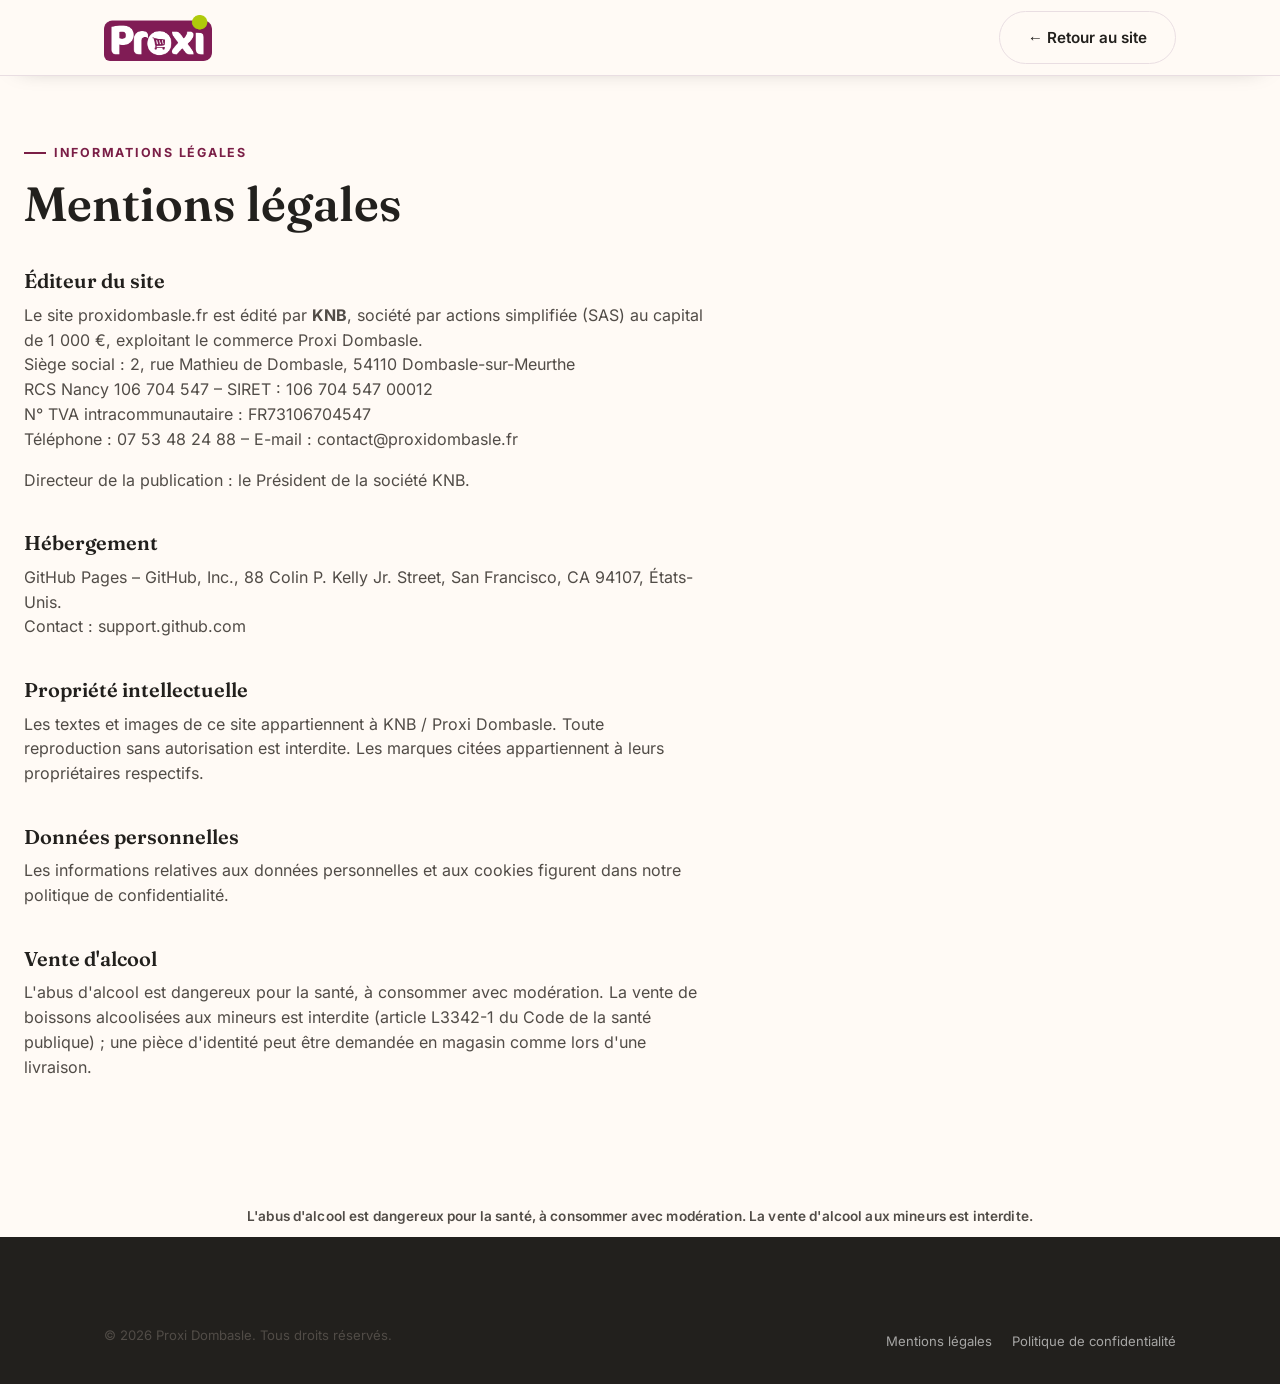
<file: proxi-dombasle/legal/mentions-legales.html>
<!DOCTYPE html>
<html lang="fr">
<head>
<meta charset="UTF-8">
<meta name="viewport" content="width=device-width, initial-scale=1.0">
<title>Mentions légales – Proxi Dombasle</title>
<meta name="description" content="Mentions légales du site Proxi Dombasle, épicerie à Dombasle-sur-Meurthe.">
<meta name="robots" content="noindex, follow">
<meta name="theme-color" content="#fffaf5">
<link rel="icon" href="../favicon.svg" type="image/svg+xml">
<link rel="stylesheet" href="../css/style.css">
<link rel="stylesheet" href="legal.css">
</head>
<body>
<header class="site-header is-scrolled">
  <div class="container">
    <a href="../index.html" class="brand">
      <img src="../images/logo-proxi.png" alt="Proxi Dombasle" class="brand-logo">
    </a>
    <a href="../index.html" class="btn btn-ghost">← Retour au site</a>
  </div>
</header>

<main class="legal-page">
  <div class="container">
    <p class="eyebrow">Informations légales</p>
    <h1>Mentions légales</h1>

    <h2>Éditeur du site</h2>
    <p>
      Le site proxidombasle.fr est édité par <strong>KNB</strong>, société par actions simplifiée (SAS) au capital de 1 000 €, exploitant le commerce Proxi Dombasle.<br>
      Siège social : 2, rue Mathieu de Dombasle, 54110 Dombasle-sur-Meurthe<br>
      RCS Nancy 106 704 547 – SIRET : 106 704 547 00012<br>
      N° TVA intracommunautaire : FR73106704547<br>
      Téléphone : <a href="tel:+33753482488">07 53 48 24 88</a> – E-mail : <a href="mailto:contact@proxidombasle.fr">contact@proxidombasle.fr</a>
    </p>
    <p>Directeur de la publication : le Président de la société KNB.</p>

    <h2>Hébergement</h2>
    <p>
      GitHub Pages – GitHub, Inc., 88 Colin P. Kelly Jr. Street, San Francisco, CA 94107, États-Unis.<br>
      Contact : <a href="https://support.github.com" target="_blank" rel="noopener">support.github.com</a>
    </p>

    <h2>Propriété intellectuelle</h2>
    <p>Les textes et images de ce site appartiennent à KNB / Proxi Dombasle. Toute reproduction sans autorisation est interdite. Les marques citées appartiennent à leurs propriétaires respectifs.</p>

    <h2>Données personnelles</h2>
    <p>Les informations relatives aux données personnelles et aux cookies figurent dans notre <a href="politique-confidentialite.html">politique de confidentialité</a>.</p>

    <h2>Vente d'alcool</h2>
    <p>L'abus d'alcool est dangereux pour la santé, à consommer avec modération. La vente de boissons alcoolisées aux mineurs est interdite (article L3342-1 du Code de la santé publique) ; une pièce d'identité peut être demandée en magasin comme lors d'une livraison.</p>
  </div>
</main>

<p class="health-notice">L'abus d'alcool est dangereux pour la santé, à consommer avec modération. La vente d'alcool aux mineurs est interdite.</p>
<footer class="site-footer">
  <div class="container footer-bottom">
    <p>© <span id="year"></span> Proxi Dombasle. Tous droits réservés.</p>
    <ul class="footer-legal">
      <li><a href="mentions-legales.html">Mentions légales</a></li>
      <li><a href="politique-confidentialite.html">Politique de confidentialité</a></li>
    </ul>
  </div>
</footer>
<script>document.getElementById("year").textContent = new Date().getFullYear();</script>
</body>
</html>
</file>
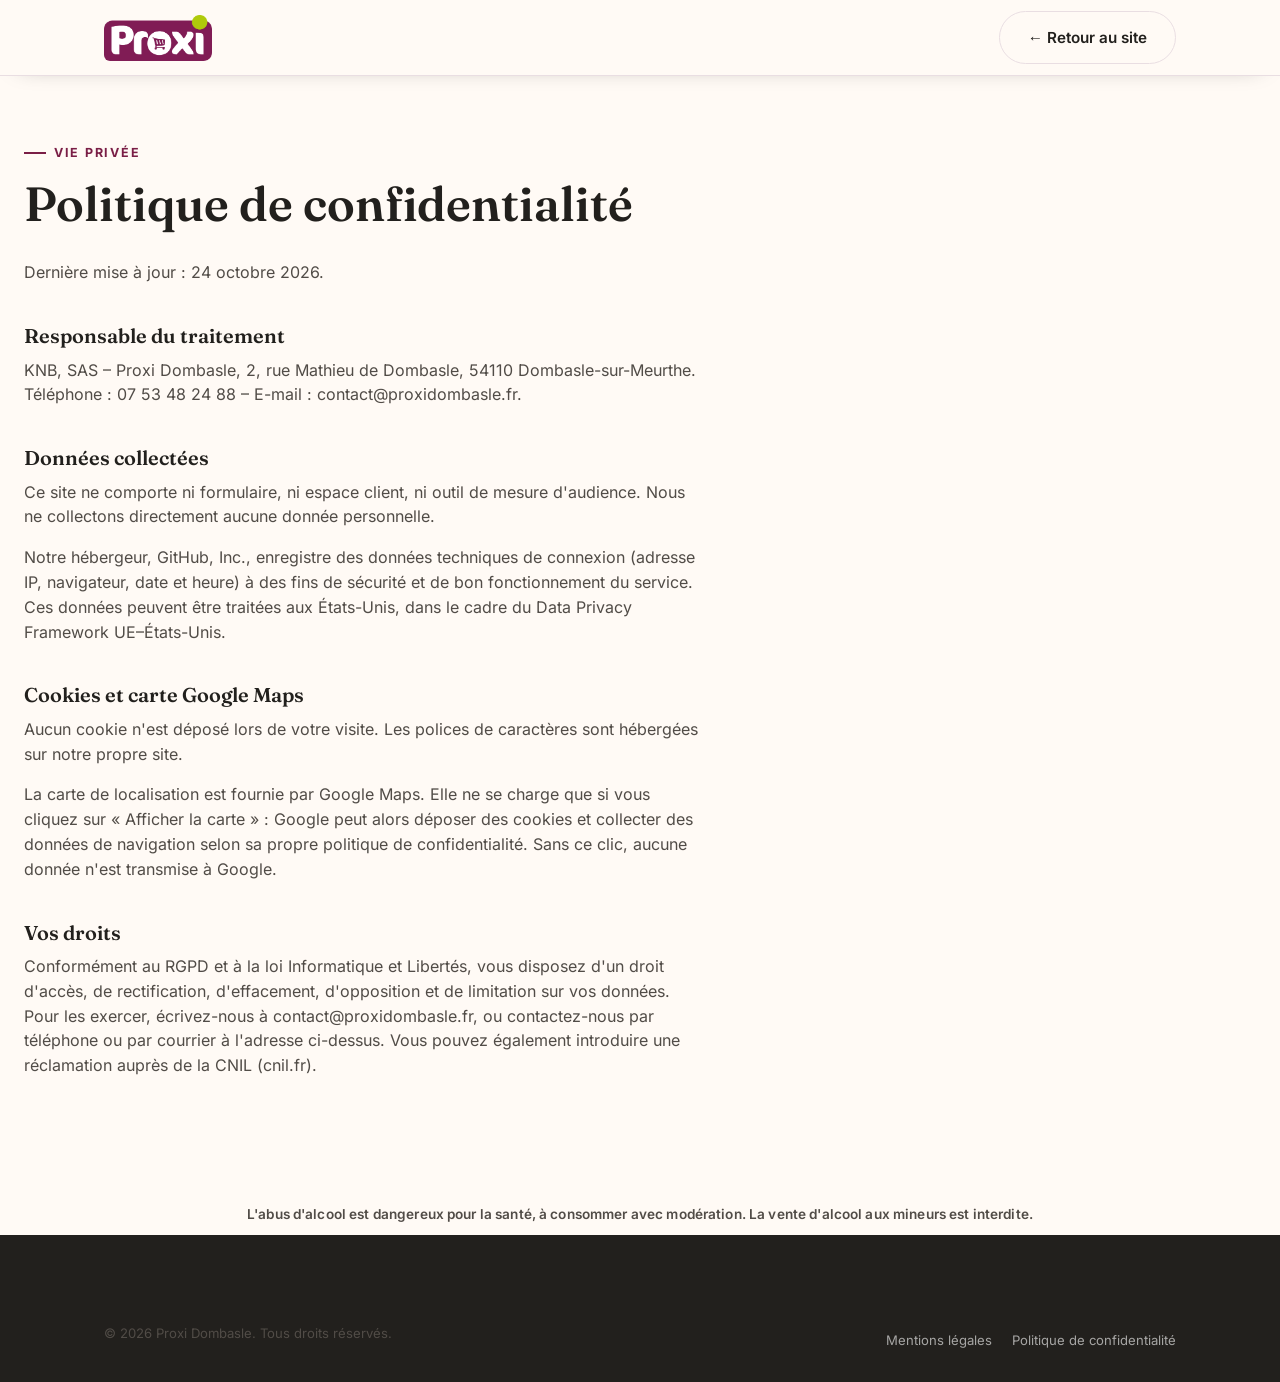
<file: proxi-dombasle/legal/politique-confidentialite.html>
<!DOCTYPE html>
<html lang="fr">
<head>
<meta charset="UTF-8">
<meta name="viewport" content="width=device-width, initial-scale=1.0">
<title>Politique de confidentialité – Proxi Dombasle</title>
<meta name="description" content="Politique de confidentialité et protection des données personnelles du site Proxi Dombasle.">
<meta name="robots" content="noindex, follow">
<meta name="theme-color" content="#fffaf5">
<link rel="icon" href="../favicon.svg" type="image/svg+xml">
<link rel="stylesheet" href="../css/style.css">
<link rel="stylesheet" href="legal.css">
</head>
<body>
<header class="site-header is-scrolled">
  <div class="container">
    <a href="../index.html" class="brand">
      <img src="../images/logo-proxi.png" alt="Proxi Dombasle" class="brand-logo">
    </a>
    <a href="../index.html" class="btn btn-ghost">← Retour au site</a>
  </div>
</header>

<main class="legal-page">
  <div class="container">
    <p class="eyebrow">Vie privée</p>
    <h1>Politique de confidentialité</h1>

<p>Dernière mise à jour : 24 octobre 2026.</p>

    <h2>Responsable du traitement</h2>
    <p>KNB, SAS – Proxi Dombasle, 2, rue Mathieu de Dombasle, 54110 Dombasle-sur-Meurthe. Téléphone : <a href="tel:+33753482488">07 53 48 24 88</a> – E-mail : <a href="mailto:contact@proxidombasle.fr">contact@proxidombasle.fr</a>.</p>

    <h2>Données collectées</h2>
    <p>Ce site ne comporte ni formulaire, ni espace client, ni outil de mesure d'audience. Nous ne collectons directement aucune donnée personnelle.</p>
    <p>Notre hébergeur, GitHub, Inc., enregistre des données techniques de connexion (adresse IP, navigateur, date et heure) à des fins de sécurité et de bon fonctionnement du service. Ces données peuvent être traitées aux États-Unis, dans le cadre du Data Privacy Framework UE–États-Unis.</p>

    <h2>Cookies et carte Google Maps</h2>
    <p>Aucun cookie n'est déposé lors de votre visite. Les polices de caractères sont hébergées sur notre propre site.</p>
    <p>La carte de localisation est fournie par Google Maps. Elle ne se charge que si vous cliquez sur « Afficher la carte » : Google peut alors déposer des cookies et collecter des données de navigation selon sa propre <a href="https://policies.google.com/privacy?hl=fr" target="_blank" rel="noopener">politique de confidentialité</a>. Sans ce clic, aucune donnée n'est transmise à Google.</p>

    <h2>Vos droits</h2>
    <p>Conformément au RGPD et à la loi Informatique et Libertés, vous disposez d'un droit d'accès, de rectification, d'effacement, d'opposition et de limitation sur vos données. Pour les exercer, écrivez-nous à <a href="mailto:contact@proxidombasle.fr">contact@proxidombasle.fr</a>, ou contactez-nous par téléphone ou par courrier à l'adresse ci-dessus. Vous pouvez également introduire une réclamation auprès de la CNIL (<a href="https://www.cnil.fr" target="_blank" rel="noopener">cnil.fr</a>).</p>
  </div>
</main>

<p class="health-notice">L'abus d'alcool est dangereux pour la santé, à consommer avec modération. La vente d'alcool aux mineurs est interdite.</p>
<footer class="site-footer">
  <div class="container footer-bottom">
    <p>© <span id="year"></span> Proxi Dombasle. Tous droits réservés.</p>
    <ul class="footer-legal">
      <li><a href="mentions-legales.html">Mentions légales</a></li>
      <li><a href="politique-confidentialite.html">Politique de confidentialité</a></li>
    </ul>
  </div>
</footer>
<script>document.getElementById("year").textContent = new Date().getFullYear();</script>
</body>
</html>
</file>
<file: proxi-dombasle/css/style.css>
/* ---------- Polices auto-hébergées (aucun appel à Google Fonts) ---------- */
@font-face {
  font-family: "Fraunces";
  font-style: normal;
  font-weight: 100 900;
  font-display: swap;
  src: url("../fonts/fraunces.woff2") format("woff2-variations"), url("../fonts/fraunces.woff2") format("woff2");
}
@font-face {
  font-family: "Inter";
  font-style: normal;
  font-weight: 100 900;
  font-display: swap;
  src: url("../fonts/inter.woff2") format("woff2-variations"), url("../fonts/inter.woff2") format("woff2");
}

/* ==========================================================================
   Proxi Dombasle — feuille de style
   ========================================================================== */

:root {
  --color-primary: #7a1e46;      /* prune / bordeaux — identité Proxi */
  --color-primary-dark: #5c1635;
  --color-primary-light: #f3e2ea;
  --color-ink: #22201d;
  --color-ink-soft: #514c47;
  --color-paper: #fffaf5;
  --color-paper-alt: #f6eff1;
  --color-line: #e9dee2;
  --color-white: #ffffff;
  --color-star: #7a1e46;

  --font-display: "Fraunces", "Georgia", serif;
  --font-body: "Inter", -apple-system, BlinkMacSystemFont, "Segoe UI", sans-serif;

  --radius-s: 6px;
  --radius-m: 14px;
  --radius-l: 28px;

  --shadow-card: 0 12px 30px -14px rgba(34, 32, 29, 0.25);
  --shadow-soft: 0 6px 18px -10px rgba(34, 32, 29, 0.2);

  --nav-height: 76px;
}

* { box-sizing: border-box; }

html {
  background: var(--color-ink); /* couleur visible quand on tire la page au-delà du bas (rebond iPhone) */
  scroll-behavior: smooth;
  scroll-padding-top: var(--nav-height);
}

@media (prefers-reduced-motion: reduce) {
  html { scroll-behavior: auto; }
  *, *::before, *::after {
    animation-duration: 0.01ms !important;
    animation-iteration-count: 1 !important;
    transition-duration: 0.01ms !important;
    scroll-behavior: auto !important;
  }
}

body {
  margin: 0;
  font-family: var(--font-body);
  color: var(--color-ink);
  background: var(--color-paper);
  line-height: 1.55;
  -webkit-font-smoothing: antialiased;
}

img { max-width: 100%; display: block; }

a { color: inherit; text-decoration: none; }

h1, h2, h3, h4 {
  font-family: var(--font-display);
  font-weight: 600;
  line-height: 1.12;
  margin: 0 0 0.5em;
  color: var(--color-ink);
}

p { margin: 0 0 1em; color: var(--color-ink-soft); }

.container {
  width: 100%;
  max-width: 1120px;
  margin: 0 auto;
  padding: 0 24px;
}

.eyebrow {
  display: inline-flex;
  align-items: center;
  gap: 8px;
  font-family: var(--font-body);
  font-size: 0.78rem;
  font-weight: 700;
  letter-spacing: 0.14em;
  text-transform: uppercase;
  color: var(--color-primary);
  margin-bottom: 14px;
}

.eyebrow::before {
  content: "";
  width: 22px;
  height: 2px;
  background: var(--color-primary);
  display: inline-block;
}

.btn {
  display: inline-flex;
  align-items: center;
  gap: 10px;
  padding: 14px 28px;
  border-radius: 999px;
  font-family: var(--font-body);
  font-weight: 600;
  font-size: 0.95rem;
  border: 1.5px solid transparent;
  cursor: pointer;
  transition: transform 0.18s ease, box-shadow 0.18s ease, background 0.18s ease, color 0.18s ease;
  white-space: nowrap;
}
.btn:focus-visible {
  outline: 3px solid var(--color-primary-dark);
  outline-offset: 3px;
}
.btn-primary {
  background: var(--color-primary);
  color: var(--color-white);
  box-shadow: var(--shadow-soft);
}
.btn-primary:hover { background: var(--color-primary-dark); transform: translateY(-1px); }

.btn-ghost {
  background: transparent;
  border-color: var(--color-line);
  color: var(--color-ink);
}
.btn-ghost:hover { border-color: var(--color-primary); color: var(--color-primary); }

.btn-light {
  background: var(--color-white);
  color: var(--color-primary-dark);
}
.btn-light:hover { transform: translateY(-1px); box-shadow: var(--shadow-card); }

/* ---------- Skip link ---------- */
.skip-link {
  position: absolute;
  left: -999px;
  top: 0;
  background: var(--color-primary);
  color: #fff;
  padding: 12px 20px;
  z-index: 999;
  border-radius: 0 0 8px 0;
}
.skip-link:focus { left: 0; }

/* ---------- Header / Nav ---------- */
.site-header {
  position: fixed;
  top: 0; left: 0; right: 0;
  z-index: 100;
  height: var(--nav-height);
  display: flex;
  align-items: center;
  background: rgba(255, 250, 245, 0.88);
  backdrop-filter: saturate(160%) blur(10px);
  border-bottom: 1px solid transparent;
  transition: border-color 0.25s ease, box-shadow 0.25s ease;
}
.site-header.is-scrolled {
  border-bottom-color: var(--color-line);
  box-shadow: 0 8px 24px -20px rgba(0,0,0,0.4);
}
.site-header .container {
  display: flex;
  align-items: center;
  justify-content: space-between;
  gap: 24px;
}
.brand {
  display: flex;
  align-items: center;
  gap: 10px;
}
.brand-logo {
  height: 46px;
  width: auto;
  border-radius: 6px;
  display: block;
}

.nav-links {
  display: flex;
  align-items: center;
  gap: 30px;
  list-style: none;
  margin: 0; padding: 0;
}
.nav-links a {
  font-size: 0.94rem;
  font-weight: 500;
  color: var(--color-ink-soft);
  position: relative;
  padding: 6px 2px;
}
.nav-links a:hover, .nav-links a:focus-visible { color: var(--color-primary); }
.nav-links a::after {
  content: "";
  position: absolute;
  left: 0; right: 100%;
  bottom: 0;
  height: 2px;
  background: var(--color-primary);
  transition: right 0.2s ease;
}
.nav-links a:hover::after { right: 0; }

.header-actions {
  display: flex;
  align-items: center;
  gap: 12px;
}
.call-chip {
  display: inline-flex;
  align-items: center;
  gap: 8px;
  font-weight: 700;
  font-size: 0.92rem;
  color: var(--color-primary-dark);
}
.call-chip svg { flex: none; }

.nav-toggle {
  display: none;
  width: 44px; height: 44px;
  align-items: center;
  justify-content: center;
  background: transparent;
  border: 1.5px solid var(--color-line);
  border-radius: 10px;
  cursor: pointer;
}
.nav-toggle span, .nav-toggle span::before, .nav-toggle span::after {
  content: "";
  display: block;
  width: 20px;
  height: 2px;
  background: var(--color-ink);
  position: relative;
  transition: transform 0.2s ease, opacity 0.2s ease;
}
.nav-toggle span::before { position: absolute; top: -6px; }
.nav-toggle span::after { position: absolute; top: 6px; }
.nav-toggle[aria-expanded="true"] span { background: transparent; }
.nav-toggle[aria-expanded="true"] span::before { transform: rotate(45deg); top: 0; }
.nav-toggle[aria-expanded="true"] span::after { transform: rotate(-45deg); top: 0; }

/* ---------- Hero ---------- */
.hero {
  position: relative;
  min-height: 640px;
  display: flex;
  align-items: center;
  justify-content: center;
  padding: calc(var(--nav-height) + 60px) 0 70px;
  overflow: hidden;
  background-color: #16120f;
  background-image:
    linear-gradient(180deg, rgba(16,12,10,0.72) 0%, rgba(16,12,10,0.6) 45%, rgba(16,12,10,0.82) 100%),
    url("../images/hero-bottles.webp");
  background-size: cover;
  background-position: center 30%;
}
.hero-inner {
  position: relative;
  z-index: 1;
  max-width: 720px;
  width: 100%;
  margin: 0 auto;
  color: #fff;
  text-align: center;
  display: flex;
  flex-direction: column;
  align-items: center;
}
.hero .hero-kicker {
  font-size: 0.85rem;
  font-weight: 700;
  letter-spacing: 0.16em;
  text-transform: uppercase;
  color: rgba(255,255,255,0.85);
  font-family: var(--font-body);
  margin-bottom: 16px;
}
.hero h1 {
  font-size: clamp(2.8rem, 6vw, 4.4rem);
  color: #fff;
  margin-bottom: 0.05em;
}
.hero-lede {
  font-size: clamp(1.3rem, 2.6vw, 1.9rem);
  font-family: var(--font-display);
  font-weight: 500;
  color: #fff;
  max-width: 26ch;
  margin-bottom: 26px;
}
.hero-hours {
  font-size: 1.02rem;
  color: rgba(255,255,255,0.88);
  margin-bottom: 34px;
}
.hero-hours span { display: block; padding: 2px 0; }
.hero-actions {
  display: flex;
  flex-wrap: wrap;
  justify-content: center;
  gap: 14px;
}
.hero .btn-ghost {
  border-color: rgba(255,255,255,0.55);
  color: #fff;
}
.hero .btn-ghost:hover { border-color: #fff; color: #fff; background: rgba(255,255,255,0.1); }

/* ---------- Sections ---------- */
section { padding: 96px 0; }
.section-alt { background: var(--color-paper-alt); }

.section-head {
  max-width: 640px;
  margin: 0 0 48px;
}
.section-head.center { margin-left: auto; margin-right: auto; text-align: center; }
.section-head h2 { font-size: clamp(1.9rem, 3.4vw, 2.6rem); }

/* Presentation */
.presentation-grid {
  display: grid;
  grid-template-columns: 1fr 1fr;
  gap: 64px;
  align-items: center;
}
.presentation-media {
  position: relative;
  border-radius: var(--radius-l);
  overflow: hidden;
  aspect-ratio: 4/5;
  box-shadow: var(--shadow-card);
}
.presentation-media img { width: 100%; height: 100%; object-fit: cover; }
.presentation-text p { font-size: 1.05rem; }
.presentation-tags {
  display: flex;
  flex-wrap: wrap;
  gap: 10px;
  margin: 22px 0 28px;
}
.tag {
  font-size: 0.82rem;
  font-weight: 600;
  padding: 7px 14px;
  border-radius: 999px;
  background: var(--color-primary-light);
  color: var(--color-primary-dark);
}

/* Services */
.services-intro {
  max-width: 700px;
  margin-bottom: 48px;
}
.services-grid {
  display: grid;
  grid-template-columns: repeat(4, 1fr);
  gap: 22px;
}
.service-card {
  background: var(--color-white);
  border: 1px solid var(--color-line);
  border-radius: var(--radius-m);
  padding: 28px 24px;
  transition: transform 0.2s ease, box-shadow 0.2s ease, border-color 0.2s ease;
}
.service-card:hover {
  transform: translateY(-5px);
  box-shadow: var(--shadow-card);
  border-color: transparent;
}
.service-card.featured {
  background: var(--color-primary);
  color: #fff;
  border-color: transparent;
}
.service-card.featured h3, .service-card.featured p { color: #fff; }
.service-card.featured .service-icon { background: rgba(255,255,255,0.18); color: #fff; }
.service-icon {
  width: 48px; height: 48px;
  border-radius: 12px;
  background: var(--color-primary-light);
  color: var(--color-primary-dark);
  display: flex; align-items: center; justify-content: center;
  margin-bottom: 18px;
}
.service-card h3 { font-size: 1.08rem; margin-bottom: 8px; }
.service-card p { font-size: 0.92rem; margin-bottom: 0; }

.local-seo-strip {
  margin-top: 56px;
  padding: 30px 34px;
  border-radius: var(--radius-l);
  background: linear-gradient(120deg, var(--color-ink) 0%, #3a332c 100%);
  color: #fff;
  display: flex;
  align-items: center;
  justify-content: space-between;
  gap: 24px;
  flex-wrap: wrap;
}
.local-seo-strip p { color: rgba(255,255,255,0.78); margin: 6px 0 0; max-width: 60ch; }
.local-seo-strip h3 { color: #fff; margin: 0; font-size: 1.3rem; }

/* Gallery */
.gallery-grid {
  display: grid;
  grid-template-columns: repeat(4, 1fr);
  grid-auto-rows: 220px;
  gap: 16px;
}
.gallery-grid a {
  position: relative;
  display: block;
  border-radius: var(--radius-m);
  overflow: hidden;
  cursor: zoom-in;
}
.gallery-grid a:nth-child(1) { grid-column: span 2; grid-row: span 2; }
.gallery-grid img {
  width: 100%; height: 100%; object-fit: cover;
  transition: transform 0.5s ease;
}
.gallery-grid a:hover img { transform: scale(1.06); }
.gallery-grid a::after {
  content: "";
  position: absolute; inset: 0;
  background: linear-gradient(180deg, transparent 55%, rgba(0,0,0,0.35));
  opacity: 0;
  transition: opacity 0.25s ease;
}
.gallery-grid a:hover::after { opacity: 1; }
.gallery-zoom-icon {
  position: absolute;
  right: 12px; bottom: 12px;
  width: 34px; height: 34px;
  border-radius: 50%;
  background: rgba(255,255,255,0.92);
  color: var(--color-ink);
  display: flex; align-items: center; justify-content: center;
  opacity: 0;
  transform: translateY(6px);
  transition: opacity 0.25s ease, transform 0.25s ease;
}
.gallery-grid a:hover .gallery-zoom-icon { opacity: 1; transform: translateY(0); }

/* Lightbox */
.lightbox {
  position: fixed; inset: 0;
  background: rgba(20, 17, 14, 0.94);
  display: none;
  align-items: center; justify-content: center;
  z-index: 200;
  padding: 40px;
}
.lightbox.is-open { display: flex; }
.lightbox img {
  max-width: min(90vw, 1000px);
  max-height: 82vh;
  border-radius: 10px;
  box-shadow: 0 30px 80px rgba(0,0,0,0.5);
}
.lightbox-close, .lightbox-prev, .lightbox-next {
  position: absolute;
  background: rgba(255,255,255,0.12);
  border: 1px solid rgba(255,255,255,0.25);
  color: #fff;
  width: 46px; height: 46px;
  border-radius: 50%;
  display: flex; align-items: center; justify-content: center;
  cursor: pointer;
}
.lightbox-close { top: 24px; right: 24px; }
.lightbox-prev { left: 24px; top: 50%; transform: translateY(-50%); }
.lightbox-next { right: 24px; top: 50%; transform: translateY(-50%); }
.lightbox-close:hover, .lightbox-prev:hover, .lightbox-next:hover { background: rgba(255,255,255,0.24); }
.lightbox-counter {
  position: absolute; bottom: 24px; left: 50%; transform: translateX(-50%);
  color: rgba(255,255,255,0.7); font-size: 0.85rem; letter-spacing: 0.05em;
}

/* Testimonials */
.testimonials-grid {
  display: grid;
  grid-template-columns: repeat(3, 1fr);
  gap: 24px;
}
.testimonial-card {
  background: var(--color-white);
  border: 1px solid var(--color-line);
  border-radius: var(--radius-m);
  padding: 30px 28px;
  display: flex;
  flex-direction: column;
  gap: 14px;
}
.stars { color: var(--color-star); letter-spacing: 2px; font-size: 1rem; }
.testimonial-card p { font-size: 0.98rem; color: var(--color-ink); flex-grow: 1; }
.testimonial-author {
  display: flex;
  align-items: center;
  gap: 12px;
  padding-top: 10px;
  border-top: 1px solid var(--color-line);
}
.avatar-initial {
  width: 40px; height: 40px;
  min-width: 40px;
  border-radius: 50%;
  background: var(--color-primary-light);
  color: var(--color-primary-dark);
  display: flex; align-items: center; justify-content: center;
  flex-shrink: 0;
  font-weight: 700;
  font-size: 0.95rem;
  line-height: 1;
  font-family: var(--font-display);
}
.testimonial-author strong { font-size: 0.92rem; }
.testimonial-author span:not(.avatar-initial) { display: block; font-size: 0.78rem; color: var(--color-ink-soft); }

/* Contact */
.contact-grid {
  display: grid;
  grid-template-columns: 1.05fr 0.95fr;
  gap: 32px;
  align-items: stretch;
}

.contact-phone-card {
  background: var(--color-ink);
  color: #fff;
  border-radius: var(--radius-l);
  padding: 44px 40px;
  display: flex;
  flex-direction: column;
  align-items: center;
  text-align: center;
}
.contact-phone-label {
  font-size: 0.8rem;
  font-weight: 700;
  letter-spacing: 0.14em;
  text-transform: uppercase;
  color: rgba(255,255,255,0.6);
  margin-bottom: 10px;
}
.contact-phone-number {
  font-family: var(--font-display);
  font-size: clamp(2.2rem, 4vw, 3rem);
  font-weight: 600;
  color: #fff;
  margin-bottom: 26px;
  letter-spacing: 0.01em;
}
.contact-phone-number:hover { color: var(--color-primary-light); }
.btn-large { padding: 17px 36px; font-size: 1.02rem; }

.contact-phone-card .contact-info-row {
  width: 100%;
  max-width: 340px;
  text-align: left;
  margin-top: 8px;
}

.contact-info-row {
  display: flex;
  gap: 14px;
  align-items: flex-start;
  padding: 14px 0;
  border-top: 1px solid rgba(255,255,255,0.12);
}
.contact-info-row svg { color: var(--color-primary); flex: none; margin-top: 3px; }
.contact-info-row strong { display: block; font-size: 0.95rem; }
.contact-info-row span, .contact-info-row a { font-size: 0.88rem; color: rgba(255,255,255,0.75); }
.contact-info-row a:hover { color: #fff; }

.map-frame {
  border-radius: var(--radius-l);
  overflow: hidden;
  border: 1px solid var(--color-line);
  box-shadow: var(--shadow-card);
}
.map-frame iframe { width: 100%; height: 100%; min-height: 320px; border: 0; display: block; }
.map-consent {
  min-height: 320px; height: 100%;
  display: flex; flex-direction: column; align-items: center; justify-content: center;
  gap: 14px; padding: 28px; text-align: center;
  background: var(--color-paper-alt);
}
.map-consent p { margin: 0; max-width: 34ch; font-size: 0.92rem; }
.map-consent .map-link { font-size: 0.9rem; text-decoration: underline; }

/* ---------- Message sanitaire (loi Évin) ---------- */
.health-notice {
  margin: 0; padding: 10px 16px; text-align: center;
  font-size: 0.85rem; font-weight: 600; letter-spacing: 0.01em;
}

/* ---------- CTA banner ---------- */
.cta-banner {
  background:
    radial-gradient(900px 380px at 15% 0%, rgba(255,255,255,0.12), transparent 60%),
    linear-gradient(120deg, var(--color-primary) 0%, var(--color-primary-dark) 100%);
  color: #fff;
  padding: 64px 0;
  text-align: center;
}
.cta-banner h2 { color: #fff; margin-bottom: 10px; }
.cta-banner p { color: rgba(255,255,255,0.85); margin-bottom: 28px; }
.cta-actions { display: flex; gap: 14px; justify-content: center; flex-wrap: wrap; }

/* ---------- Footer ---------- */
.site-footer {
  background: var(--color-ink);
  color: rgba(255,255,255,0.72);
  padding: 64px 0 26px;
}
.footer-grid {
  display: grid;
  grid-template-columns: 1.3fr 1fr;
  gap: 40px;
  padding-bottom: 40px;
  border-bottom: 1px solid rgba(255,255,255,0.12);
}
.footer-brand { display: flex; align-items: center; gap: 10px; margin-bottom: 14px; }
.footer-logo { height: 44px; border-radius: 6px; }
.site-footer h4 { color: #fff; font-size: 0.92rem; letter-spacing: 0.04em; text-transform: uppercase; margin-bottom: 16px; }
.footer-col p, .footer-col a { font-size: 0.9rem; color: rgba(255,255,255,0.7); }
.footer-col ul { list-style: none; margin: 0; padding: 0; }
.footer-col li { margin-bottom: 10px; }
.footer-col a:hover { color: #fff; }
.footer-hours li { display: flex; justify-content: space-between; gap: 10px; font-size: 0.88rem; margin-bottom: 8px; color: rgba(255,255,255,0.7); }
.footer-hours li span:first-child { color: rgba(255,255,255,0.92); }
.footer-bottom {
  display: flex;
  justify-content: space-between;
  align-items: center;
  flex-wrap: wrap;
  gap: 12px;
  padding-top: 24px;
  font-size: 0.82rem;
}
.footer-legal { display: flex; gap: 20px; flex-wrap: wrap; list-style: none; margin: 0; padding: 0; }
.footer-legal a { color: rgba(255,255,255,0.6); }
.footer-legal a:hover { color: #fff; }

/* ---------- Mobile call button ---------- */
.mobile-call-bar {
  position: fixed;
  bottom: 0; left: 0; right: 0;
  z-index: 90;
  display: none;
  background: var(--color-white);
  border-top: 1px solid var(--color-line);
  padding: 12px 16px calc(12px + env(safe-area-inset-bottom));
  box-shadow: 0 -8px 24px rgba(0,0,0,0.08);
}
.mobile-call-bar a {
  display: flex;
  align-items: center;
  justify-content: center;
  gap: 10px;
  background: var(--color-primary);
  color: #fff;
  padding: 14px;
  border-radius: 999px;
  font-weight: 700;
}

/* ---------- Responsive ---------- */
@media (max-width: 980px) {
  .presentation-grid { grid-template-columns: 1fr; }
  .presentation-media { order: -1; aspect-ratio: 16/9; }
  .services-grid { grid-template-columns: repeat(2, 1fr); }
  .gallery-grid { grid-template-columns: repeat(3, 1fr); }
  .testimonials-grid { grid-template-columns: 1fr; }
  .contact-grid { grid-template-columns: 1fr; }
  .footer-grid { grid-template-columns: 1fr 1fr; }
}

@media (max-width: 720px) {
  section { padding: 68px 0; }
  .nav-links, .header-actions .call-chip { display: none; }
  .nav-toggle { display: flex; }
  .site-header.nav-open .nav-links {
    display: flex;
    position: absolute;
    top: var(--nav-height);
    left: 0; right: 0;
    background: var(--color-paper);
    flex-direction: column;
    align-items: flex-start;
    padding: 20px 24px 28px;
    border-bottom: 1px solid var(--color-line);
    gap: 6px;
    box-shadow: 0 20px 30px -20px rgba(0,0,0,0.3);
  }
  .site-header.nav-open .nav-links a { padding: 10px 0; width: 100%; }
  .hero { padding-top: calc(var(--nav-height) + 40px); min-height: 560px; }
  .hero-actions .btn { flex: 1 1 auto; justify-content: center; }
  .services-grid { grid-template-columns: 1fr; }
  .gallery-grid { grid-template-columns: repeat(2, 1fr); grid-auto-rows: 160px; }
  .gallery-grid a:nth-child(1) { grid-column: span 2; grid-row: span 1; aspect-ratio: 16/10; height: auto; }
  .form-row { grid-template-columns: 1fr; }
  .local-seo-strip { flex-direction: column; align-items: flex-start; }
  .mobile-call-bar { display: block; }
  body { padding-bottom: 78px; }
  .footer-grid { grid-template-columns: 1fr; gap: 30px; }
  .footer-bottom { flex-direction: column; align-items: flex-start; }
}

@media (max-width: 480px) {
  .btn { padding: 13px 20px; font-size: 0.9rem; }
}
</file>
<file: proxi-dombasle/legal/legal.css>
.legal-page {
  padding: calc(var(--nav-height) + 60px) 0 100px;
  max-width: 780px;
}
.legal-page h1 { font-size: clamp(2.2rem, 4vw, 3rem); margin-bottom: 30px; }
.legal-page h2 { font-size: 1.25rem; margin-top: 40px; }
.legal-page p { max-width: 68ch; }
.legal-note {
  font-size: 0.85rem;
  font-style: italic;
  color: var(--color-primary-dark);
  background: var(--color-primary-light);
  padding: 12px 16px;
  border-radius: var(--radius-s);
}
.site-header .btn { margin-left: auto; }
</file>
